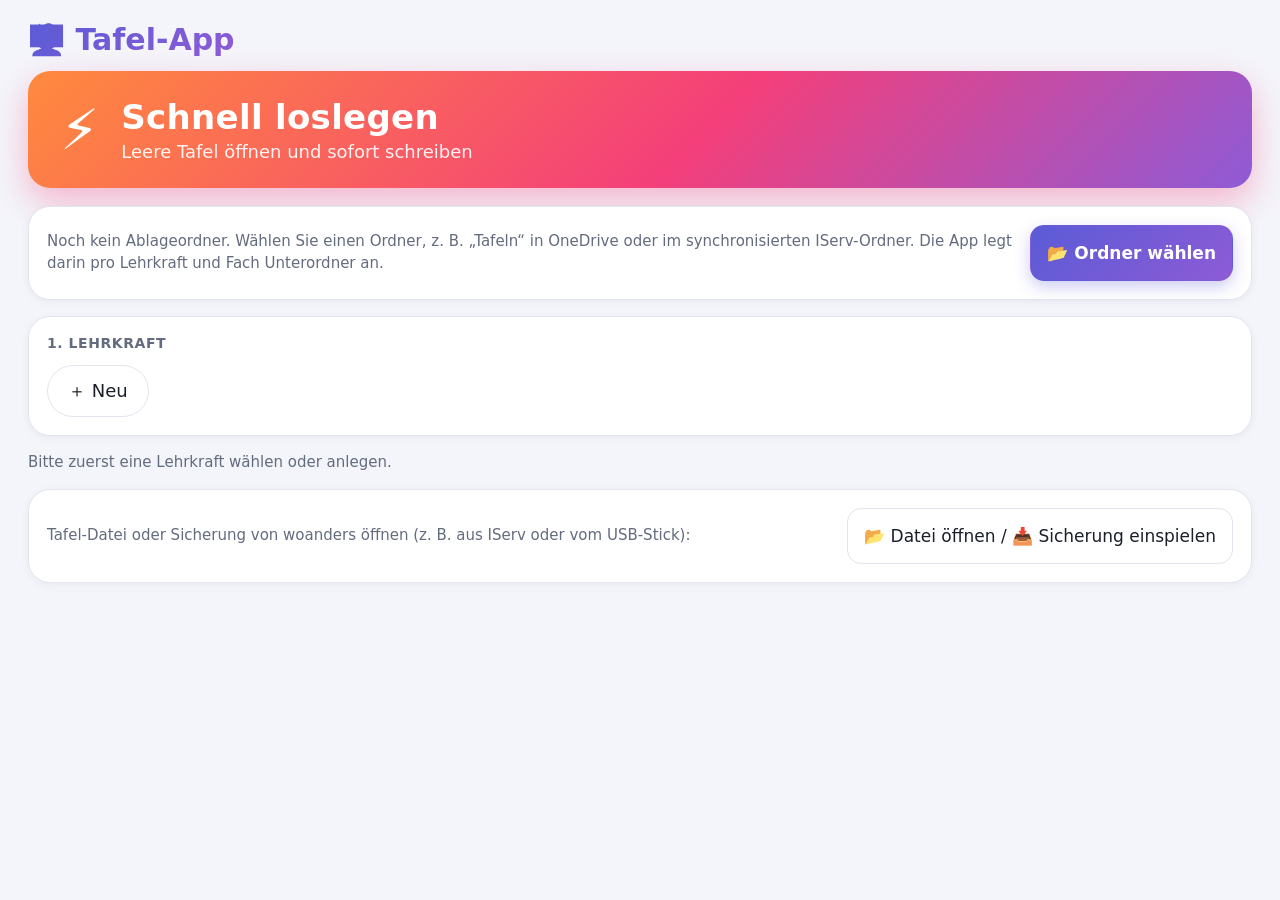
<file: index.html>
<!doctype html>
<html lang="de">
<head>
<meta charset="utf-8">
<meta name="viewport" content="width=device-width, initial-scale=1">
<title>Tafel-App</title>
<link rel="manifest" href="manifest.webmanifest">
<link rel="icon" href="app/icons/icon-192.png">
<meta http-equiv="refresh" content="0; url=Tafel.html">
<script>location.replace('Tafel.html' + location.search + location.hash);</script>
</head>
<body style="font-family: system-ui, sans-serif; background: #f4f5fa; color: #1b1f2a; padding: 24px">
<p>Die Tafel-App wird geöffnet … Falls nicht: <a href="Tafel.html">Tafel-App öffnen</a></p>
</body>
</html>
</file>
<file: app/tafel.css>
/* ---------- Farben (hell) ---------- */
:root {
  --bg: #f4f5fa; --surface: #ffffff; --surface2: #f0f2f8; --line: #e2e5ee; --field: #c9cedb;
  --text: #1b1f2a; --muted: #636b7e; --acc: #5b5bd6; --acc2: #8e5bd6; --acc-soft: #ececfe; --acc-ink: #3c3cb4;
  --danger: #d6383f; --ok: #1f9d6b; --glass: rgba(255,255,255,.80); --overlay: rgba(17,20,34,.42); --paper: #fffdf3;
  --shadow: 0 10px 30px rgba(24,28,52,.12); --shadow-lg: 0 24px 60px rgba(24,28,52,.25);
  --btn: clamp(50px, 3.4vw, 68px); color-scheme: light;
}
/* ---------- Farben (dunkel) ---------- */
:root[data-theme="dark"] {
  --bg: #0e1016; --surface: #181b25; --surface2: #222634; --line: #2d3243; --field: #3d4357;
  --text: #e8eaf2; --muted: #9ba2b4; --acc: #8b8cff; --acc2: #c08bff; --acc-soft: #2a2b55; --acc-ink: #c9caff;
  --danger: #ff7a7a; --ok: #4fd39b; --glass: rgba(24,27,37,.84); --overlay: rgba(0,0,0,.6); --paper: #f4f0e2;
  --shadow: 0 10px 30px rgba(0,0,0,.45); --shadow-lg: 0 24px 60px rgba(0,0,0,.6); color-scheme: dark;
}

* { box-sizing: border-box; }
html, body { margin: 0; height: 100%; overflow: hidden; background: var(--bg); color: var(--text);
  font-family: "Segoe UI Variable Text", "Segoe UI", system-ui, sans-serif; user-select: none; -webkit-user-select: none; touch-action: none; overscroll-behavior: none; }
#cMain, #cLive, #cOver { position: fixed; left: 0; top: 0; width: 100vw; height: 100vh; touch-action: none; }
#cMain, #cLive { pointer-events: none; }
button { font-family: inherit; color: inherit; touch-action: manipulation; }
input, textarea, select { font-family: inherit; font-size: 18px; user-select: text; -webkit-user-select: text; touch-action: auto; background: var(--surface); color: var(--text); }
button, .tool, .big, .tb, .chip, .tile, .sw { transition: background-color .15s, box-shadow .15s, border-color .15s, transform .1s; }

/* ---------- Kopfleiste ---------- */
#topbar { position: fixed; top: 0; left: 0; right: 0; height: 56px; display: flex; align-items: center; gap: 8px; padding: 0 10px;
  background: var(--glass); backdrop-filter: blur(14px) saturate(1.4); border-bottom: 1px solid var(--line); z-index: 10; }
#topbar > * { flex: none; }
#topbar > #titel { flex: 0 1 auto; min-width: 80px; }
#topbar > .badge { flex: 0 1 auto; min-width: 0; overflow: hidden; text-overflow: ellipsis; }
@media (max-width: 1100px) { #stiftInfo, #bKlasse, #bFull { display: none; } }
.tb { height: 42px; min-width: 42px; padding: 0 14px; border: 1px solid var(--line); border-radius: 12px; background: var(--surface); font-size: 16px; cursor: pointer; white-space: nowrap; }
.tb:hover { border-color: var(--field); }
.tb.on { background: var(--acc-soft); border-color: var(--acc); color: var(--acc-ink); }
.tb:active, .tool:active, .big:active { transform: scale(.96); }
.spacer { flex: 1; }
#titel { font-size: 19px; font-weight: 650; border: 1px solid transparent; border-radius: 10px; padding: 7px 10px; width: min(30vw, 420px); background: transparent; color: var(--text); }
#titel:hover, #titel:focus { border-color: var(--line); background: var(--surface); outline: none; }
.badge { border: 0; border-radius: 20px; padding: 7px 14px; font-size: 15px; background: var(--surface2); cursor: pointer; white-space: nowrap; }
#status { font-size: 14px; color: var(--muted); white-space: nowrap; }
#status.warn { color: var(--danger); font-weight: 600; }
#stiftInfo { font-size: 13px; color: var(--muted); min-width: 70px; text-align: right; }

/* ---------- Werkzeugleiste ---------- */
#toolbar { position: fixed; left: 50%; bottom: 12px; transform: translateX(-50%); display: flex; align-items: center; gap: 4px; padding: 8px;
  background: var(--glass); backdrop-filter: blur(16px) saturate(1.4); border: 1px solid var(--line); border-radius: 22px; box-shadow: var(--shadow); z-index: 10;
  max-width: calc(100vw - 16px); overflow-x: auto; scrollbar-width: thin; }
body.leisteOben #toolbar { bottom: auto; top: 66px; }
.tool { width: var(--btn); height: var(--btn); border: 0; border-radius: 15px; background: transparent; display: flex; flex-direction: column;
  align-items: center; justify-content: center; gap: 1px; font-size: 11px; cursor: pointer; flex: none; padding: 0; color: var(--text); }
.tool:hover { background: var(--surface2); }
.tool svg { width: 30px; height: 30px; flex: none; }
.tool span { line-height: 1.05; text-align: center; max-width: 100%; }
.tool.on { background: linear-gradient(135deg, var(--acc), var(--acc2)); color: #fff; box-shadow: 0 6px 16px rgba(91,91,214,.35); }
.tool:disabled { opacity: .3; }
.tool .ico { font-size: 26px; line-height: 30px; }
.sep { width: 1px; height: 40px; background: var(--line); flex: none; margin: 0 4px; }
.sw { width: 40px; height: 40px; border-radius: 50%; border: 3px solid var(--surface); box-shadow: 0 0 0 1px var(--field); flex: none; cursor: pointer; padding: 0; }
.sw.on { box-shadow: 0 0 0 3px var(--acc); transform: scale(1.08); }
/* Stärke: gewählte Stufe mit kräftigem Rahmen + Farbe – auch am Board ohne Schatten gut erkennbar */
.sz { width: 46px; height: var(--btn); border: 3px solid transparent; background: transparent; border-radius: 14px; display: flex; flex-direction: column; align-items: center; justify-content: center; gap: 3px; flex: none; cursor: pointer; padding: 0; color: var(--muted); margin: 0 1px; }
.sz i { display: block; border-radius: 50%; background: var(--text); flex: none; }
.sz span { font-size: 11px; font-weight: 700; line-height: 1; }
.sz.on { border-color: var(--acc); background: var(--acc-soft); color: var(--acc-ink); }
.sz.on span { background: var(--acc); color: #fff; border-radius: 6px; padding: 2px 5px; }
.seite { min-width: 64px; font-size: 16px; font-weight: 600; }

/* ---------- Popover, Knöpfe ---------- */
.pop { position: fixed; z-index: 30; background: var(--surface); border: 1px solid var(--line); border-radius: 20px; box-shadow: var(--shadow-lg);
  padding: 14px; display: none; max-width: calc(100vw - 20px); max-height: calc(100vh - 140px); overflow: auto; }
.pop h4 { margin: 4px 4px 10px; font-size: 14px; color: var(--muted); font-weight: 600; text-transform: uppercase; letter-spacing: .04em; }
.row { display: flex; flex-wrap: wrap; gap: 8px; align-items: center; }
.big { min-height: 56px; min-width: 56px; padding: 8px 16px; border: 1px solid var(--line); border-radius: 14px; background: var(--surface); color: var(--text); font-size: 17px; cursor: pointer; }
.big:hover { border-color: var(--field); background: var(--surface2); }
.big.on { background: var(--acc-soft); border-color: var(--acc); color: var(--acc-ink); }
#archiv .loslegen { display: flex; align-items: center; gap: 22px; width: 100%; margin: 0 0 18px; padding: 26px 32px; border: 0; border-radius: 22px; cursor: pointer; text-align: left;
  background: linear-gradient(135deg, #ff8a3d, #f43f7a 55%, var(--acc2)); color: #fff; box-shadow: 0 14px 34px rgba(244,63,122,.35); font: inherit; transition: transform .12s; animation: loslegenPuls 2.4s ease-in-out infinite; }
#archiv .loslegen:active { transform: scale(.98); }
#archiv .loslegen .ico { font-size: 56px; line-height: 1; }
#archiv .loslegen b { display: block; font-size: 34px; font-weight: 800; letter-spacing: .3px; }
#archiv .loslegen small { display: block; font-size: 18px; opacity: .92; margin-top: 4px; }
@keyframes loslegenPuls { 50% { box-shadow: 0 14px 44px rgba(244,63,122,.6); } }
@media (prefers-reduced-motion: reduce) { #archiv .loslegen { animation: none; } }
.big.prim {background: linear-gradient(135deg, var(--acc), var(--acc2)); color: #fff; border-color: transparent; font-weight: 600; box-shadow: 0 6px 16px rgba(91,91,214,.3); }
.big.warn { color: var(--danger); }
.bgtile { width: 92px; height: 70px; border-radius: 12px; border: 2px solid var(--line); cursor: pointer; display: flex; align-items: flex-end; justify-content: center;
  font-size: 13px; padding-bottom: 4px; background-size: cover; }
.bgtile.on { border-color: var(--acc); box-shadow: 0 0 0 2px var(--acc); }

#selbar { position: fixed; z-index: 12; display: none; flex-direction: column; gap: 6px; padding: 6px; background: var(--surface); border: 1px solid var(--line); border-radius: 16px; box-shadow: var(--shadow); max-width: min(900px, calc(100vw - 16px)); }
.selrow { display: flex; flex-wrap: wrap; gap: 6px; align-items: center; }
.selrow.schnell, .selrow.feld { padding-bottom: 6px; border-bottom: 1px solid var(--line); }
.selrow.feld button { background: var(--acc-soft); color: var(--acc-ink); }
.selrow.schnell button { background: var(--acc-soft); color: var(--acc-ink); font-weight: 600; }
.sellab { font-size: 13px; color: var(--muted); padding: 0 4px; }
#selbar button { height: 50px; min-width: 50px; border: 0; border-radius: 12px; background: var(--surface2); color: var(--text); font-size: 15px; cursor: pointer; padding: 0 12px; }
#selbar button.warn { color: var(--danger); }
#nav { position: fixed; right: 12px; bottom: 104px; z-index: 10; display: flex; flex-direction: column; gap: 6px; padding: 6px; background: var(--glass); backdrop-filter: blur(14px);
  border: 1px solid var(--line); border-radius: 18px; box-shadow: var(--shadow); }
#nav button { width: 52px; height: 52px; border: 0; border-radius: 14px; background: var(--surface2); color: var(--text); font-size: 24px; cursor: pointer; }
#nav #zoomInfo { height: 34px; font-size: 13px; font-weight: 600; background: transparent; }
#nav #navHome { background: linear-gradient(135deg, var(--acc), var(--acc2)); color: #fff; }
#nav button:active { transform: scale(.94); }
body.leisteOben #nav { bottom: 12px; }
body.notizAuf #nav { right: calc(min(460px, 92vw) + 12px); }

/* ---------- Dialoge ---------- */
#modal { position: fixed; inset: 0; background: var(--overlay); backdrop-filter: blur(3px); z-index: 40; display: none; align-items: center; justify-content: center; }
.dlg { background: var(--surface); color: var(--text); border-radius: 24px; padding: 22px 24px; width: min(760px, calc(100vw - 30px)); max-height: calc(100vh - 40px); overflow: auto; box-shadow: var(--shadow-lg); border: 1px solid var(--line); }
.dlg.wide { width: min(1180px, calc(100vw - 30px)); }
.dlg h2 { margin: 0 0 14px; font-size: 24px; }
.dlg h3 { margin: 18px 0 8px; font-size: 14px; color: var(--muted); text-transform: uppercase; letter-spacing: .04em; }
.dlg .acts { display: flex; gap: 10px; justify-content: flex-end; margin-top: 18px; flex-wrap: wrap; }
.fld { display: flex; flex-direction: column; gap: 6px; margin: 10px 0; font-size: 16px; }
.fld input[type=text], .fld input[type=number], .fld input[type=date], .fld select, .fld textarea, .feld { font-size: 19px; padding: 10px 12px; border: 1px solid var(--field); border-radius: 12px; background: var(--surface); color: var(--text); }
.fld textarea { min-height: 120px; resize: vertical; }
.fld.check { flex-direction: row; align-items: center; gap: 12px; }
.fld.check input { width: 30px; height: 30px; accent-color: var(--acc); }
input[type=range] { accent-color: var(--acc); }
.grid2 { display: grid; grid-template-columns: repeat(auto-fill, minmax(220px, 1fr)); gap: 0 18px; }
.tiles { display: grid; grid-template-columns: repeat(auto-fill, minmax(150px, 1fr)); gap: 12px; }
.tile { border: 1px solid var(--line); border-radius: 18px; background: var(--surface); color: var(--text); cursor: pointer; padding: 10px; display: flex; flex-direction: column; align-items: center; gap: 6px; font-size: 15px; min-height: 140px; }
.tile:hover { border-color: var(--acc); box-shadow: var(--shadow); }
.tile img { width: 120px; height: 90px; object-fit: contain; background: #fff; border-radius: 10px; padding: 4px; }
.tile .em { font-size: 46px; line-height: 90px; }
.tile:active { background: var(--acc-soft); }
.vorschau { background: var(--surface2); border-radius: 12px; padding: 12px; font-size: 18px; white-space: pre-wrap; min-height: 120px; line-height: 2.4; }
.prev { max-width: 100%; max-height: 260px; display: block; margin: 6px auto; border: 1px solid var(--line); border-radius: 12px; background: #fff; }
.fr { display: inline-flex; flex-direction: column; align-items: center; vertical-align: middle; line-height: 1.05; margin: 0 2px; font-size: .9em; }
.fr > span:first-child { border-bottom: 2px solid currentColor; padding: 0 3px; }
.hint { color: var(--muted); font-size: 15px; line-height: 1.45; }

/* ---------- Hinweis-Leiste, Wisch-Animation ---------- */
#toast { position: fixed; left: 50%; top: 70px; transform: translateX(-50%); background: #1b1f2a; color: #fff; padding: 12px 20px; border-radius: 14px; font-size: 17px; z-index: 60; display: none; max-width: 90vw; box-shadow: var(--shadow-lg); }
:root[data-theme="dark"] #toast { background: #e8eaf2; color: #1b1f2a; }
.toastBtns { display: inline-flex; gap: 8px; margin-left: 14px; }
.toastBtns button { height: 44px; padding: 0 14px; border: 0; border-radius: 10px; background: var(--acc); color: #fff; font-size: 16px; cursor: pointer; }
#wisch { position: fixed; top: 0; bottom: 0; width: 34vw; left: -40vw; z-index: 11; pointer-events: none;
  background: linear-gradient(90deg, transparent, rgba(139,140,255,.30) 40%, rgba(139,140,255,.50) 60%, transparent); }
#wisch.los { animation: wisch .45s ease-in-out; }
@keyframes wisch { from { left: -40vw; } to { left: 106vw; } }

/* ---------- Tafel-Archiv ---------- */
#archiv { position: fixed; inset: 0; z-index: 35; background: var(--bg); display: none; overflow: auto; padding: 22px 28px 40px; }
#archiv .kopf { display: flex; align-items: center; gap: 14px; flex-wrap: wrap; margin-bottom: 14px; }
#archiv h1 { margin: 0; font-size: 30px; background: linear-gradient(135deg, var(--acc), var(--acc2)); -webkit-background-clip: text; background-clip: text; color: transparent; }
.karte { background: var(--surface); border: 1px solid var(--line); border-radius: 22px; padding: 18px; box-shadow: 0 2px 10px rgba(24,28,52,.05); margin-bottom: 16px; }
.karte.warnbox { background: #fff6dd; border-color: #f1d58a; color: #3d3418; }
:root[data-theme="dark"] .karte.warnbox { background: #3a321a; border-color: #6b5a26; color: #f3e7c0; }
.karte h3 { color: var(--muted); font-size: 14px; text-transform: uppercase; letter-spacing: .04em; }
.chips { display: flex; flex-wrap: wrap; gap: 10px; }
.chip { min-height: 52px; padding: 0 20px; border-radius: 26px; border: 1px solid var(--line); background: var(--surface); color: var(--text); font-size: 18px; cursor: pointer; }
.chip.on { background: linear-gradient(135deg, var(--acc), var(--acc2)); color: #fff; border-color: transparent; }
.faecher { display: grid; grid-template-columns: repeat(auto-fill, minmax(150px, 1fr)); gap: 12px; }
.fach { border-radius: 20px; border: 3px solid transparent; color: #fff; cursor: pointer; min-height: 92px; font-size: 18px; font-weight: 600; display: flex; flex-direction: column; align-items: center; justify-content: center; gap: 4px;
  background-image: linear-gradient(160deg, rgba(255,255,255,.18), rgba(0,0,0,.08)); box-shadow: 0 4px 12px rgba(24,28,52,.12); }
.fach:hover { transform: translateY(-2px); }
.fach .n { font-size: 13px; font-weight: 400; opacity: .9; }
.fach.on { border-color: var(--text); box-shadow: 0 0 0 3px var(--surface) inset, var(--shadow); }
.liste { display: flex; flex-direction: column; gap: 8px; }
.eintrag { display: flex; align-items: center; gap: 12px; padding: 10px 12px; border: 1px solid var(--line); border-radius: 16px; background: var(--surface); }
.eintrag.alt { background: var(--surface2); }
.eintrag .t { flex: 1; font-size: 18px; }
.eintrag .d { color: var(--muted); font-size: 15px; min-width: 110px; }
.cols { display: grid; grid-template-columns: minmax(0, 1.2fr) minmax(0, 1fr); gap: 16px; }
@media (max-width: 1000px) { .cols { grid-template-columns: 1fr; } }

/* ---------- Klassen-Werkzeuge ---------- */
.widget { position: fixed; z-index: 15; background: var(--surface); color: var(--text); border: 1px solid var(--line); border-radius: 22px; box-shadow: var(--shadow-lg); min-width: 260px; }
.widget .wk { display: flex; align-items: center; gap: 8px; padding: 8px 8px 8px 16px; cursor: move; border-bottom: 1px solid var(--line); font-weight: 600; touch-action: none; }
.widget .wk span { flex: 1; }
.widget .wk button { width: 44px; height: 44px; border: 0; border-radius: 12px; background: var(--surface2); font-size: 20px; cursor: pointer; }
.widget .wb { padding: 14px; }
.timer { font-size: 84px; font-weight: 700; text-align: center; font-variant-numeric: tabular-nums; }
.timer.ende { color: var(--danger); animation: blink 1s infinite; }
@keyframes blink { 50% { opacity: .25; } }
.zname { font-size: 54px; font-weight: 700; text-align: center; min-height: 80px; padding: 8px; }
.wuerfel { display: flex; gap: 14px; justify-content: center; padding: 6px; }
.wuerfel svg { width: 110px; height: 110px; }

/* ---------- Seitenleiste links (geteiltes Fenster) ---------- */
:root { --dockW: 0px; }
#dock { position: fixed; top: 56px; left: 0; bottom: 0; width: min(430px, 40vw); min-width: 300px; background: var(--surface); color: var(--text); border-right: 1px solid var(--line);
  box-shadow: var(--shadow); z-index: 11; transform: translateX(-105%); transition: transform .22s ease; display: flex; flex-direction: column; }
#dock.auf { transform: none; }
body.dockAuf #toolbar { left: calc(50% + var(--dockW) / 2); max-width: calc(100vw - var(--dockW) - 16px); }
body.dockAuf #selbar { z-index: 12; }
.dkopf { display: flex; align-items: center; gap: 8px; padding: 10px 12px; border-bottom: 1px solid var(--line); font-size: 19px; }
.dkopf b { flex: 1; }
.dbody { flex: 1; overflow: auto; padding: 10px 14px 24px; }
.dbody h3 { margin: 16px 0 8px; font-size: 13px; color: var(--muted); text-transform: uppercase; letter-spacing: .05em; }
.dbody .tiles { grid-template-columns: repeat(auto-fill, minmax(118px, 1fr)); gap: 10px; }
.dbody .tile { min-height: 118px; font-size: 14px; }
.dbody .tile img { width: 96px; height: 72px; }
.tiles.klein .tile { min-height: 96px; }
.tiles.klein .tile svg { width: 40px; height: 40px; }
.tiles.klein .tile.on { background: var(--acc-soft); border-color: var(--acc); color: var(--acc-ink); }
.tiles.klein .em { font-size: 34px; line-height: 44px; }
.kats { display: flex; flex-wrap: wrap; gap: 8px; margin-bottom: 12px; }
.kat { min-height: 48px; padding: 0 14px; border-radius: 24px; border: 1px solid var(--line); background: var(--surface2); color: var(--text); font-size: 15px; cursor: pointer; }
.kat.on { background: linear-gradient(135deg, var(--acc), var(--acc2)); color: #fff; border-color: transparent; }

/* ---------- Vorhang ---------- */
#vorhang { position: fixed; z-index: 9; touch-action: none; box-shadow: 0 0 0 1px rgba(0,0,0,.2), 0 10px 40px rgba(0,0,0,.35);
  background: radial-gradient(circle at 30% 20%, rgba(255,255,255,.07), transparent 60%), repeating-linear-gradient(90deg, #2b2f6b 0 36px, #31357a 36px 72px); }
.vgriff { position: absolute; display: flex; align-items: center; justify-content: center; cursor: grab; touch-action: none;
  background: linear-gradient(135deg, var(--acc), var(--acc2)); color: #fff; font-size: 22px; box-shadow: 0 4px 14px rgba(0,0,0,.35); }
.vgriff:active { cursor: grabbing; }
.vgriff.oben, .vgriff.unten { left: 50%; width: 120px; height: 44px; margin-left: -60px; }
.vgriff.oben { top: 0; border-radius: 0 0 22px 22px; }
.vgriff.unten { bottom: 0; left: 16px; margin-left: 0; border-radius: 22px 22px 0 0; } /* links, damit die Werkzeugleiste ihn nicht verdeckt */
.vgriff.links, .vgriff.rechts { top: 50%; width: 44px; height: 120px; margin-top: -60px; }
.vgriff.links { left: 0; border-radius: 0 22px 22px 0; }
.vgriff.rechts { right: 0; border-radius: 22px 0 0 22px; }
.vmitte { position: absolute; left: 50%; top: 50%; transform: translate(-50%, -50%); display: flex; gap: 10px; opacity: .55; }
.vmitte:hover { opacity: 1; }
.vknopf { width: 52px; height: 52px; border: 0; border-radius: 50%; background: rgba(255,255,255,.18); color: #fff; font-size: 24px; cursor: pointer; }

/* ---------- Classroom-Fenster ---------- */
.stempel { display: grid; grid-template-columns: repeat(auto-fill, minmax(62px, 1fr)); gap: 8px; }
.stbtn { aspect-ratio: 1; border: 3px solid var(--line); border-radius: 16px; background: var(--surface); font-size: 38px; line-height: 1; cursor: pointer; padding: 0; }
.stbtn.on { border-color: var(--acc); background: var(--acc-soft); }
.cr-uhr { font-size: 96px; font-weight: 700; text-align: center; font-variant-numeric: tabular-nums; letter-spacing: 2px; padding: 0 20px; }
.cr-datum { font-size: 24px; text-align: center; color: var(--muted); padding-bottom: 6px; }
.cr-symbole { display: flex; flex-wrap: wrap; gap: 14px; cursor: pointer; max-width: 760px; }
.cr-symwahl button { position: relative; }
.cr-weg { position: absolute; top: 2px; right: 6px; font-size: 18px; color: var(--muted); padding: 0 4px; }
.cr-sym { flex: 1; min-width: 150px; border-radius: 18px; background: var(--surface2); padding: 12px; display: flex; flex-direction: column; align-items: center; font-size: 22px; font-weight: 700; text-align: center; }
.cr-sym span { font-size: 90px; line-height: 1.1; }
.cr-symwahl { display: grid; grid-template-columns: repeat(auto-fill, minmax(130px, 1fr)); gap: 8px; margin-bottom: 8px; max-width: 600px; }
.cr-symwahl button { border: 1px solid var(--line); border-radius: 14px; background: var(--surface); color: var(--text); padding: 8px; display: flex; flex-direction: column; align-items: center; font-size: 15px; cursor: pointer; }
.cr-symwahl button span { font-size: 40px; }
.cr-symwahl button.on { background: var(--acc-soft); border-color: var(--acc); color: var(--acc-ink); }
.cr-ampel { display: flex; flex-direction: column; gap: 12px; padding: 14px; background: #1f2430; border-radius: 22px; }
.cr-licht { width: 110px; height: 110px; border-radius: 50%; border: 0; cursor: pointer; opacity: .22; }
.cr-licht.rot { background: #ef4444; } .cr-licht.gelb { background: #facc15; } .cr-licht.gruen { background: #22c55e; }
.cr-licht.an { opacity: 1; box-shadow: 0 0 36px currentColor; }
.cr-licht.rot.an { box-shadow: 0 0 40px #ef4444; } .cr-licht.gelb.an { box-shadow: 0 0 40px #facc15; } .cr-licht.gruen.an { box-shadow: 0 0 40px #22c55e; }
.cr-gesicht { font-size: 90px; text-align: center; }
.cr-pegel { width: min(460px, 80vw); height: 34px; border-radius: 17px; background: var(--surface2); overflow: hidden; }
.cr-pegel > div { height: 100%; width: 0; transition: width .1s linear; }
.cr-umfrage { width: min(640px, 88vw); display: flex; flex-direction: column; gap: 10px; }
.cr-frage { font-size: 28px; font-weight: 700; text-align: center; }
.cr-optionen { display: grid; grid-template-columns: repeat(auto-fit, minmax(140px, 1fr)); gap: 10px; }
.cr-opt { min-height: 110px; border: 4px solid; border-radius: 20px; background: var(--surface); color: var(--text); font-size: 34px; cursor: pointer; display: flex; flex-direction: column; align-items: center; justify-content: center; }
.cr-opt:active { transform: scale(.96); }
.cr-zahl { font-size: 22px; font-weight: 700; color: var(--muted); }
.cr-balken { display: flex; flex-direction: column; gap: 6px; }
.cr-bzeile { display: flex; align-items: center; gap: 10px; font-size: 18px; }
.cr-blabel { min-width: 90px; }
.cr-bspur { flex: 1; height: 26px; border-radius: 13px; background: var(--surface2); overflow: hidden; }
.cr-bspur > div { height: 100%; border-radius: 13px; transition: width .3s; }
.cr-teams { display: flex; gap: 12px; flex-wrap: wrap; justify-content: center; max-width: 92vw; }
.cr-team { border: 4px solid; border-radius: 20px; padding: 10px; min-width: 200px; display: flex; flex-direction: column; align-items: center; gap: 4px; }
.cr-tname { border: 0; background: transparent; font-size: 22px; font-weight: 700; text-align: center; width: 180px; }
.cr-tp { font-size: 80px; font-weight: 800; font-variant-numeric: tabular-nums; line-height: 1; }
.cr-gruppen { width: min(760px, 90vw); display: flex; flex-direction: column; gap: 10px; }
.cr-glist { display: grid; grid-template-columns: repeat(auto-fill, minmax(160px, 1fr)); gap: 10px; }
.cr-gkarte { border: 3px solid; border-radius: 16px; padding: 10px; font-size: 18px; display: flex; flex-direction: column; gap: 2px; }
.cr-qr { display: flex; justify-content: center; margin: 10px 0; }
.cr-qr svg { width: min(360px, 70vw); height: auto; }

/* ---------- Aufgabengenerator: Themenliste ---------- */
.jgwahl .big { min-width: 48px; padding-left: 10px; padding-right: 10px; }
.aufliste { display: flex; flex-direction: column; gap: 4px; max-height: 46vh; overflow-y: auto; padding-right: 4px; }
.aufliste h4 { margin: 10px 0 2px; font-size: 13px; text-transform: uppercase; letter-spacing: .04em; color: var(--muted); }
.aufliste h4:first-child { margin-top: 0; }
.aufliste button { display: flex; align-items: center; justify-content: space-between; gap: 10px; width: 100%; min-height: 46px; padding: 6px 12px; border: 2px solid var(--line); border-radius: 12px; background: var(--surface); color: var(--text); font: inherit; font-size: 16px; text-align: left; cursor: pointer; }
.aufliste button small { flex: none; font-size: 12px; color: var(--muted); background: var(--surface2); border-radius: 8px; padding: 2px 7px; }
.aufliste button.on { border-color: var(--acc); background: var(--acc-soft); color: var(--acc-ink); font-weight: 600; }

/* ---------- Formeln ---------- */
.formeln { display: flex; flex-direction: column; gap: 6px; }
.formel { display: flex; align-items: center; justify-content: space-between; gap: 10px; border: 1px solid var(--line); border-radius: 14px; background: var(--surface); color: var(--text); padding: 6px 10px; cursor: pointer; text-align: left; }
.formel span { font-size: 14px; color: var(--muted); }
.formel img { max-height: 54px; max-width: 62%; background: #fff; border-radius: 8px; }

/* ---------- Funktionsplotter ---------- */
.plot-ov { position: fixed; inset: 56px 0 0 0; z-index: 38; background: var(--bg); display: flex; flex-direction: column; }
.plot-kopf { display: flex; align-items: center; gap: 10px; padding: 8px 12px; background: var(--surface); border-bottom: 1px solid var(--line); font-size: 20px; }
.plot-haupt { flex: 1; display: flex; min-height: 0; }
.plot-seite { width: min(420px, 42vw); overflow: auto; padding: 8px 14px 30px; background: var(--surface); border-right: 1px solid var(--line); }
.plot-seite h3 { margin: 14px 0 6px; font-size: 13px; color: var(--muted); text-transform: uppercase; letter-spacing: .05em; }
.plot-flaeche { flex: 1; position: relative; min-width: 0; }
.plot-cv { position: absolute; inset: 0; width: 100%; height: 100%; touch-action: none; cursor: grab; }
.plot-nav { position: absolute; right: 12px; bottom: 12px; display: flex; flex-direction: column; gap: 6px; }
.plot-nav button { width: 54px; height: 54px; border: 1px solid var(--line); border-radius: 14px; background: var(--surface); color: var(--text); font-size: 24px; cursor: pointer; box-shadow: var(--shadow); }
.plot-fz { display: flex; align-items: center; gap: 6px; margin: 6px 0; }
.plot-farbe { width: 30px; height: 30px; border-radius: 50%; border: 2px solid var(--surface); box-shadow: 0 0 0 1px var(--field); cursor: pointer; flex: none; }
.plot-fn { font-weight: 600; white-space: nowrap; }
.plot-term { flex: 1; min-width: 0; font-size: 20px !important; padding: 8px 10px !important; }
.plot-term.fehler { border-color: var(--danger) !important; background: color-mix(in srgb, var(--danger) 8%, var(--surface)); }
.plot-tasten { display: grid; grid-template-columns: repeat(5, 1fr); gap: 5px; margin: 8px 0; }
.plot-tasten button { min-height: 46px; border: 1px solid var(--line); border-radius: 10px; background: var(--surface2); color: var(--text); font-size: 18px; cursor: pointer; }
.plot-param { display: grid; grid-template-columns: 44px 1fr 86px; align-items: center; gap: 8px; margin: 6px 0; font-size: 20px; }
.plot-param input[type=range] { width: 100%; height: 34px; accent-color: var(--acc); }
.plot-pwert { width: 86px; font-size: 17px !important; padding: 6px 8px !important; }
.plot-wt { overflow-x: auto; margin: 6px 0; }
.plot-wt table { border-collapse: collapse; font-size: 16px; font-variant-numeric: tabular-nums; }
.plot-wt th, .plot-wt td { border: 1px solid var(--field); padding: 6px 9px; text-align: center; white-space: nowrap; }
.plot-wt th { background: var(--surface2); }
@media (max-width: 800px) { .plot-haupt { flex-direction: column; } .plot-seite { width: auto; max-height: 45%; border-right: 0; border-bottom: 1px solid var(--line); } }

/* ---------- Rechner ---------- */
.rechner { display: flex; flex-direction: column; gap: 8px; }
.ranz { background: #11131b; color: #e8eaf2; border-radius: 16px; padding: 10px 14px; text-align: right; font-variant-numeric: tabular-nums; }
.rv { min-height: 20px; font-size: 15px; color: #9ba2b4; overflow-wrap: anywhere; }
.rz { font-size: 34px; font-weight: 600; overflow-wrap: anywhere; }
.rtasten { display: grid; grid-template-columns: repeat(5, 1fr); gap: 6px; }
.rt { min-height: 52px; border: 1px solid var(--line); border-radius: 12px; background: var(--surface); color: var(--text); font-size: 19px; cursor: pointer; }
.rt.fn { background: var(--surface2); font-size: 16px; }
.rt.op { background: var(--acc-soft); color: var(--acc-ink); font-size: 22px; }
.rt.warn { color: var(--danger); background: var(--surface2); }
.rt.gleich { background: linear-gradient(135deg, var(--acc), var(--acc2)); color: #fff; font-size: 22px; border: 0; }
.rt:active { transform: scale(.95); }

/* ---------- Phasentimer ---------- */
.phasen { width: min(560px, 90vw); display: flex; flex-direction: column; gap: 10px; }
.pliste { display: flex; flex-direction: column; gap: 6px; }
.prow { display: flex; align-items: center; gap: 6px; }
.prow .feld { flex: 1; min-width: 0; font-size: 17px; padding: 8px 10px; }
.prow .pmin { flex: none; width: 76px; }
.pdot { width: 14px; height: 14px; border-radius: 50%; flex: none; }
.pmini { width: 42px; height: 42px; border: 1px solid var(--line); border-radius: 10px; background: var(--surface2); color: var(--text); font-size: 18px; cursor: pointer; flex: none; }
.pname { font-size: 30px; font-weight: 700; text-align: center; }
.pbalken { display: flex; gap: 4px; height: 18px; }
.pseg { border-radius: 9px; overflow: hidden; min-width: 8px; }
.pseg > div { height: 100%; width: 0; transition: width .2s linear; }

/* ---------- Notizen (Registerkarten) ---------- */
#notizen { position: fixed; top: 56px; right: 0; bottom: 0; width: min(460px, 92vw); background: var(--surface); color: var(--text); border-left: 1px solid var(--line); box-shadow: var(--shadow-lg);
  z-index: 14; transform: translateX(105%); transition: transform .22s ease; display: flex; flex-direction: column; }
#notizen.auf { transform: none; }
.nkopf { display: flex; gap: 6px; padding: 8px; border-bottom: 1px solid var(--line); }
.nkopf.col { flex-direction: column; gap: 8px; color: #1b1f2a; }
.nkopf .row { flex-wrap: nowrap; }
.ntitel { flex: 1; min-width: 0; font-size: 20px; font-weight: 600; padding: 8px 10px; border: 1px solid rgba(0,0,0,.15); border-radius: 10px; background: rgba(255,255,255,.7); color: #1b1f2a; }
.nfarbe { width: 36px; height: 36px; border-radius: 50%; border: 2px solid rgba(0,0,0,.2); cursor: pointer; }
.nfarbe.on { box-shadow: 0 0 0 3px var(--acc); }
.nkopf.col .big { min-height: 48px; background: rgba(255,255,255,.75); color: #1b1f2a; border-color: rgba(0,0,0,.12); }
.nkopf.col .big.on { background: #fff; border-color: #5b5bd6; color: #3c3cb4; }
.nkopf.col .big.warn { color: #c62828; }
.nkopf.col .nzu { background: rgba(255,255,255,.75); color: #1b1f2a; }
#nreiter { position: fixed; right: 0; top: 76px; z-index: 13; display: flex; flex-direction: column; gap: 6px; max-height: calc(100vh - 190px); overflow-y: auto; scrollbar-width: none;
  transition: right .22s ease; pointer-events: none; }
body.notizAuf #nreiter { right: min(460px, 92vw); }
.nr { pointer-events: auto; width: 46px; min-height: 96px; max-height: 190px; border: 1px solid rgba(0,0,0,.14); border-right: 0; border-radius: 14px 0 0 14px; cursor: pointer;
  box-shadow: -3px 2px 10px rgba(24,28,52,.14); padding: 10px 0; display: flex; align-items: center; justify-content: center; transform: translateX(6px); transition: transform .15s; }
.nr span { writing-mode: vertical-rl; transform: rotate(180deg); font-size: 15px; font-weight: 600; color: #2a3140; overflow: hidden; text-overflow: ellipsis; white-space: nowrap; max-height: 170px; }
.nr:hover, .nr.on { transform: none; }
.nr.on { box-shadow: -4px 2px 14px rgba(24,28,52,.3); border-color: var(--acc); }
.nr.stoer { background: var(--surface2); }
.nr.stoer span, .nr.plus span { color: var(--text); }
.nr.plus { background: var(--surface); min-height: 52px; }
.nr.plus span { writing-mode: horizontal-tb; transform: none; font-size: 24px; }
.nzu { width: 50px; border: 0; border-radius: 12px; background: var(--surface2); color: var(--text); font-size: 26px; cursor: pointer; }
.nbody { padding: 12px; overflow: auto; flex: 1; display: flex; flex-direction: column; gap: 10px; }
.nbody h4 { margin: 6px 0 0; font-size: 15px; color: var(--muted); }
.ntext { flex: 1; min-height: 260px; resize: none; border: 1px solid var(--field); border-radius: 14px; padding: 12px; line-height: 1.35; background: var(--paper); color: #1b1f2a; }
.ninkwrap { flex: 1; min-height: 300px; border: 1px solid var(--field); border-radius: 14px; overflow: hidden; display: flex; }
.nink { display: block; flex: 1; width: 100%; height: 100%; min-height: 300px; touch-action: none; cursor: crosshair; }
.nstoer { position: relative; }
.nstoer.verdeckt > :not(.nvorhang) { filter: blur(14px); pointer-events: none; }
.nvorhang { position: absolute; inset: 0; border: 0; border-radius: 14px; background: color-mix(in srgb, var(--surface2) 75%, transparent); font-size: 18px; color: var(--text); cursor: pointer; }

/* ---------- Druck ---------- */
#druck { display: none; }
@media print {
  body > *:not(#druck) { display: none !important; }
  #druck { display: block; }
  #druck img { display: block; width: 100%; height: auto; max-height: 180mm; object-fit: contain; page-break-after: always; break-after: page; }
  @page { size: A4 landscape; margin: 12mm; }
  html, body { overflow: visible; height: auto; background: #fff; }
}
</file>
